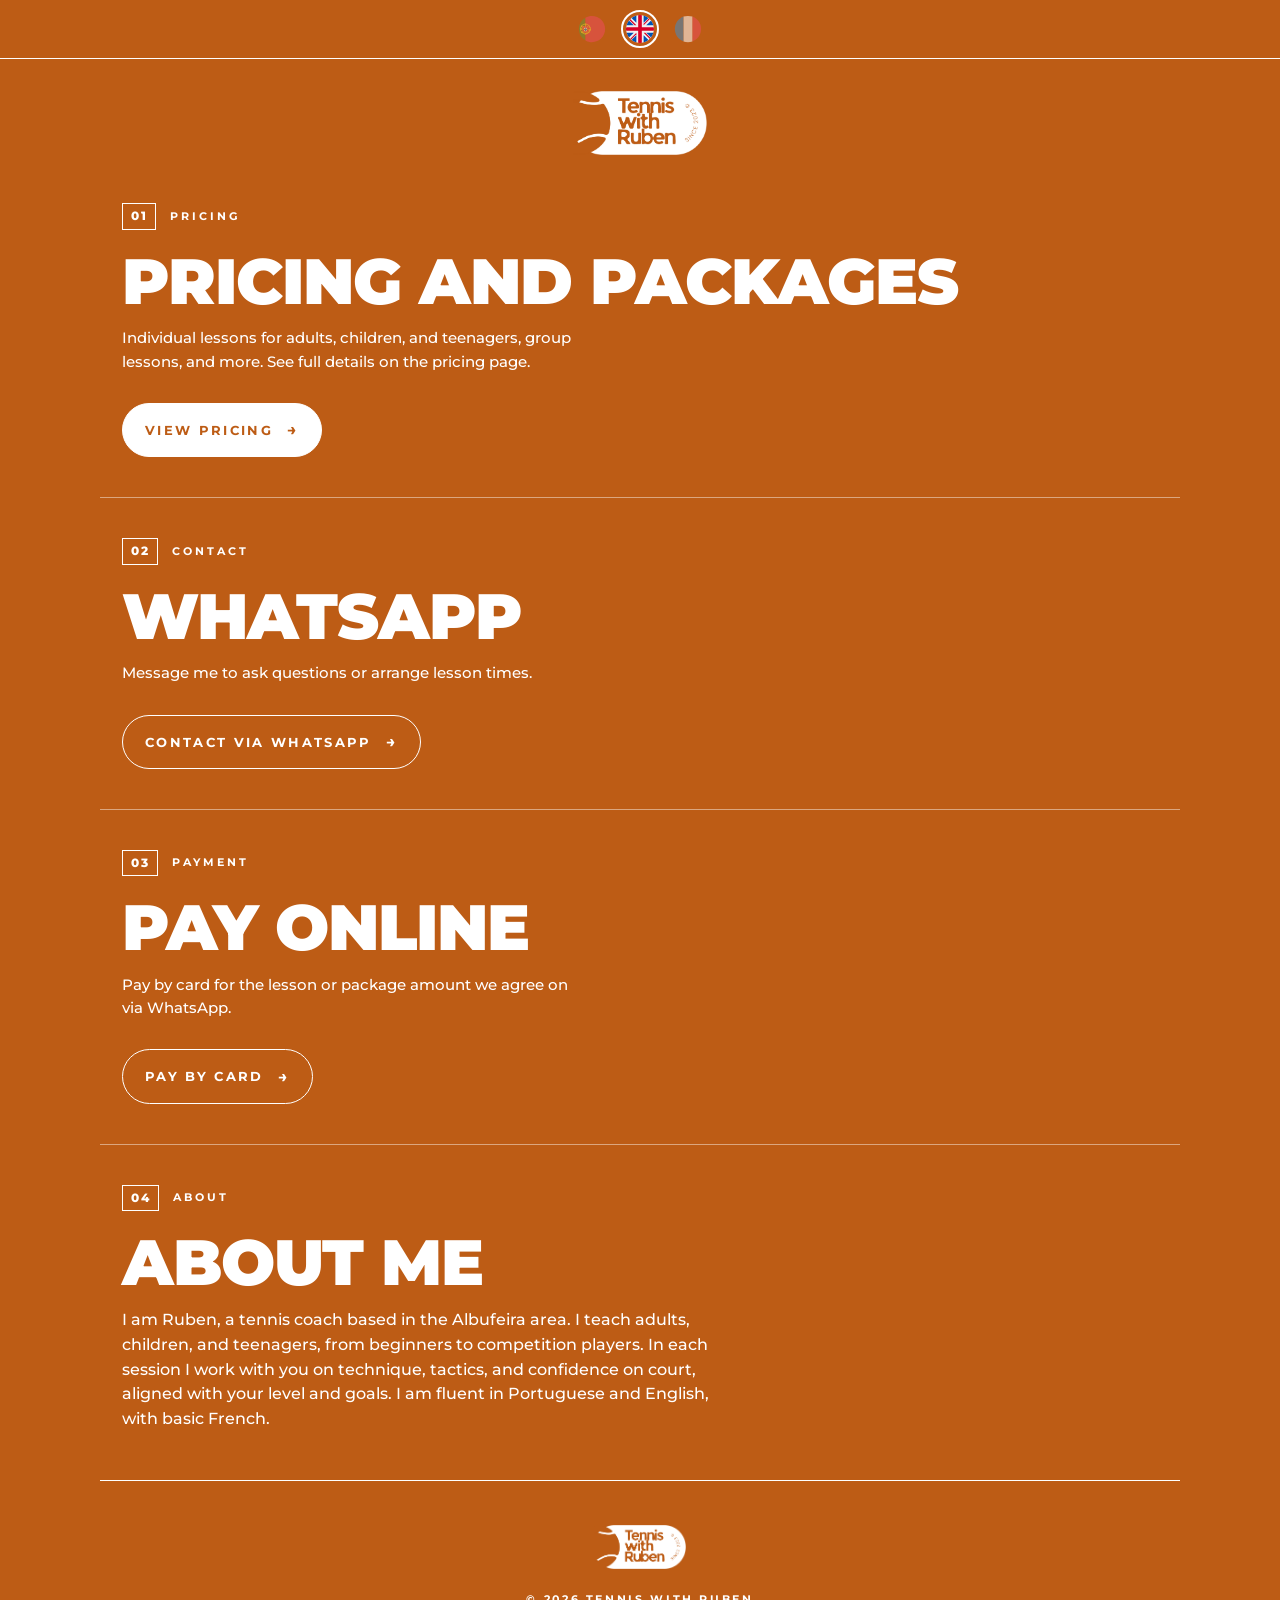
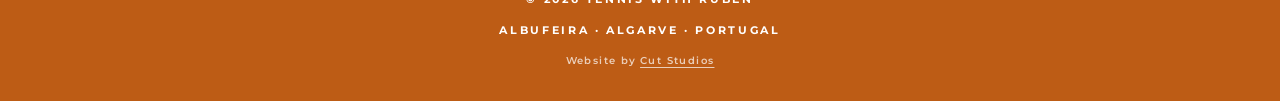
<file: index.html>
<!DOCTYPE html>
<html lang="pt-PT">
<head>
  <meta charset="UTF-8" />
  <meta http-equiv="X-UA-Compatible" content="IE=edge" />
  <meta
    name="viewport"
    content="width=device-width, initial-scale=1.0, viewport-fit=cover, maximum-scale=5.0"
  />
  <meta name="theme-color" content="#bd5c15" />
  <meta name="description" content="Ruben, treinador de ténis em Albufeira, Algarve. Dou aulas privadas, consulta preços e marca comigo." />

  <title>Tennis With Ruben, Albufeira, Algarve</title>

  <!-- Favicon & link preview (square crop from 2.png) -->
  <link rel="icon" type="image/png" sizes="32x32" href="assets/images/icon-square.png" />
  <link rel="icon" type="image/png" sizes="512x512" href="assets/images/icon-square.png" />
  <link rel="apple-touch-icon" href="assets/images/og-share.png" />

  <meta property="og:type" content="website" />
  <meta property="og:title" content="Tennis With Ruben" />
  <meta property="og:description" content="Sou o Ruben, treinador de ténis em Albufeira, Algarve. Preços, contacto e marcação de aulas comigo." />
  <meta property="og:image" content="assets/images/og-share.png" />
  <meta property="og:image:width" content="512" />
  <meta property="og:image:height" content="512" />
  <meta name="twitter:card" content="summary" />
  <meta name="twitter:title" content="Tennis With Ruben" />
  <meta name="twitter:description" content="Sou o Ruben, treinador de ténis em Albufeira, Algarve. Aulas privadas comigo." />
  <meta name="twitter:image" content="assets/images/og-share.png" />

  <link rel="preconnect" href="https://fonts.googleapis.com" />
  <link rel="preconnect" href="https://fonts.gstatic.com" crossorigin />
  <link
    href="https://fonts.googleapis.com/css2?family=Montserrat:ital,wght@0,400;0,500;0,600;0,700;0,800;0,900;1,500;1,700&display=swap"
    rel="stylesheet"
  />

  <link rel="stylesheet" href="styles.css" />
</head>
<body>
  <a class="skip-link" href="#main">Skip to content</a>

  <header class="topbar">
    <nav class="lang-switch" aria-label="Language">
      <button
        class="lang-btn is-active"
        type="button"
        data-lang="pt"
        aria-pressed="true"
        aria-label="Português"
      >
        <img
          src="assets/svgicons/flag-for-portugal-svgrepo-com.svg"
          alt=""
          class="lang-flag"
          width="28"
          height="28"
        />
      </button>
      <button
        class="lang-btn"
        type="button"
        data-lang="en"
        aria-pressed="false"
        aria-label="English"
      >
        <img
          src="assets/svgicons/united-kingdom-svgrepo-com.svg"
          alt=""
          class="lang-flag"
          width="28"
          height="28"
        />
      </button>
      <button
        class="lang-btn"
        type="button"
        data-lang="fr"
        aria-pressed="false"
        aria-label="Français"
      >
        <img
          src="assets/svgicons/flag-for-france-svgrepo-com.svg"
          alt=""
          class="lang-flag"
          width="28"
          height="28"
        />
      </button>
    </nav>
  </header>

  <main id="main">
    <section class="hero" id="top">
      <h1 class="hero-logo-wrap">
        <img
          src="assets/images/logopill2.png"
          alt="Tennis with Ruben"
          class="hero-logo logo-pill"
          width="320"
          height="96"
        />
      </h1>
    </section>

    <!-- 01 Preços -->
    <section class="section">
      <p class="section-label">
        <span class="num">01</span>
        <span data-i18n="s1.label">Preços</span>
      </p>
      <h2 class="section-title" data-i18n="s1.title">Preços e Pacotes</h2>
      <p class="section-desc" data-i18n="s1.desc">
        Aulas individuais para adultos, crianças e adolescentes, aulas em grupo e outros serviços. Consulta todos os detalhes na página de preços.
      </p>
      <a class="btn btn-primary section-btn" href="precos.html">
        <span data-i18n="s1.btn">Ver Preços</span>
        <span class="arrow" aria-hidden="true">→</span>
      </a>
    </section>

    <hr class="rule" aria-hidden="true" />

    <!-- 02 Contacto -->
    <section class="section">
      <p class="section-label">
        <span class="num">02</span>
        <span data-i18n="s2.label">Contacto</span>
      </p>
      <h2 class="section-title" data-i18n="s2.title">WhatsApp</h2>
      <p class="section-desc" data-i18n="s2.desc">
        Envia-me mensagem para esclarecer dúvidas ou combinar horários.
      </p>
      <a
        class="btn btn-outline section-btn"
        data-i18n-href="_contact"
        href="https://wa.me/351962669288"
        target="_blank"
        rel="noopener"
      >
        <span data-i18n="s2.btn">Contactar por WhatsApp</span>
        <span class="arrow" aria-hidden="true">→</span>
      </a>
    </section>

    <hr class="rule" aria-hidden="true" />

    <!-- 03 Pagamento -->
    <section class="section">
      <p class="section-label">
        <span class="num">03</span>
        <span data-i18n="s3.label">Pagamento</span>
      </p>
      <h2 class="section-title" data-i18n="s3.title">Pagar Online</h2>
      <p class="section-desc" data-i18n="s3.desc">
        Paga com cartão o valor da aula ou pacote que combinarmos por WhatsApp.
      </p>
      <a
        class="btn btn-outline section-btn"
        data-stripe-pay
        href="https://buy.stripe.com/8x214mfFP7MpaLS7qveUU00"
        target="_blank"
        rel="noopener noreferrer"
      >
        <span data-i18n="s3.btn">Pagar com Cartão</span>
        <span class="arrow" aria-hidden="true">→</span>
      </a>
    </section>

    <hr class="rule" aria-hidden="true" />

    <!-- 04 Sobre -->
    <section class="section section-about">
      <p class="section-label">
        <span class="num">04</span>
        <span data-i18n="s4.label">Sobre</span>
      </p>
      <h2 class="section-title" data-i18n="s4.title">Sobre mim</h2>
      <p class="section-desc" data-i18n="s4.desc">
        Sou o Ruben, treinador de ténis na região de Albufeira. Dou aulas a adultos, crianças e adolescentes,
        desde iniciantes até jogadores em competição. Nas sessões trabalho contigo a técnica, a táctica e
        a confiança em court, de acordo com o teu nível e objectivos. Falo português e inglês fluentemente,
        e francês a um nível básico.
      </p>
    </section>

    <footer class="footer">
      <img
        src="assets/images/logopill2.png"
        alt=""
        class="footer-logo logo-pill"
        width="240"
        height="72"
        aria-hidden="true"
      />
      <div class="footer-line">© <span id="year">2026</span> Tennis With Ruben</div>
      <div class="footer-line" data-i18n="footer.loc">Albufeira · Algarve · Portugal</div>
      <div class="footer-line footer-credit">
        <span data-i18n="footer.credit">Site criado por</span>
        <a href="https://cutstudios.pt" target="_blank" rel="noopener noreferrer">Cut Studios</a>
      </div>
    </footer>
  </main>

  <script src="i18n.js"></script>
  <script src="app.js"></script>
</body>
</html>
</file>
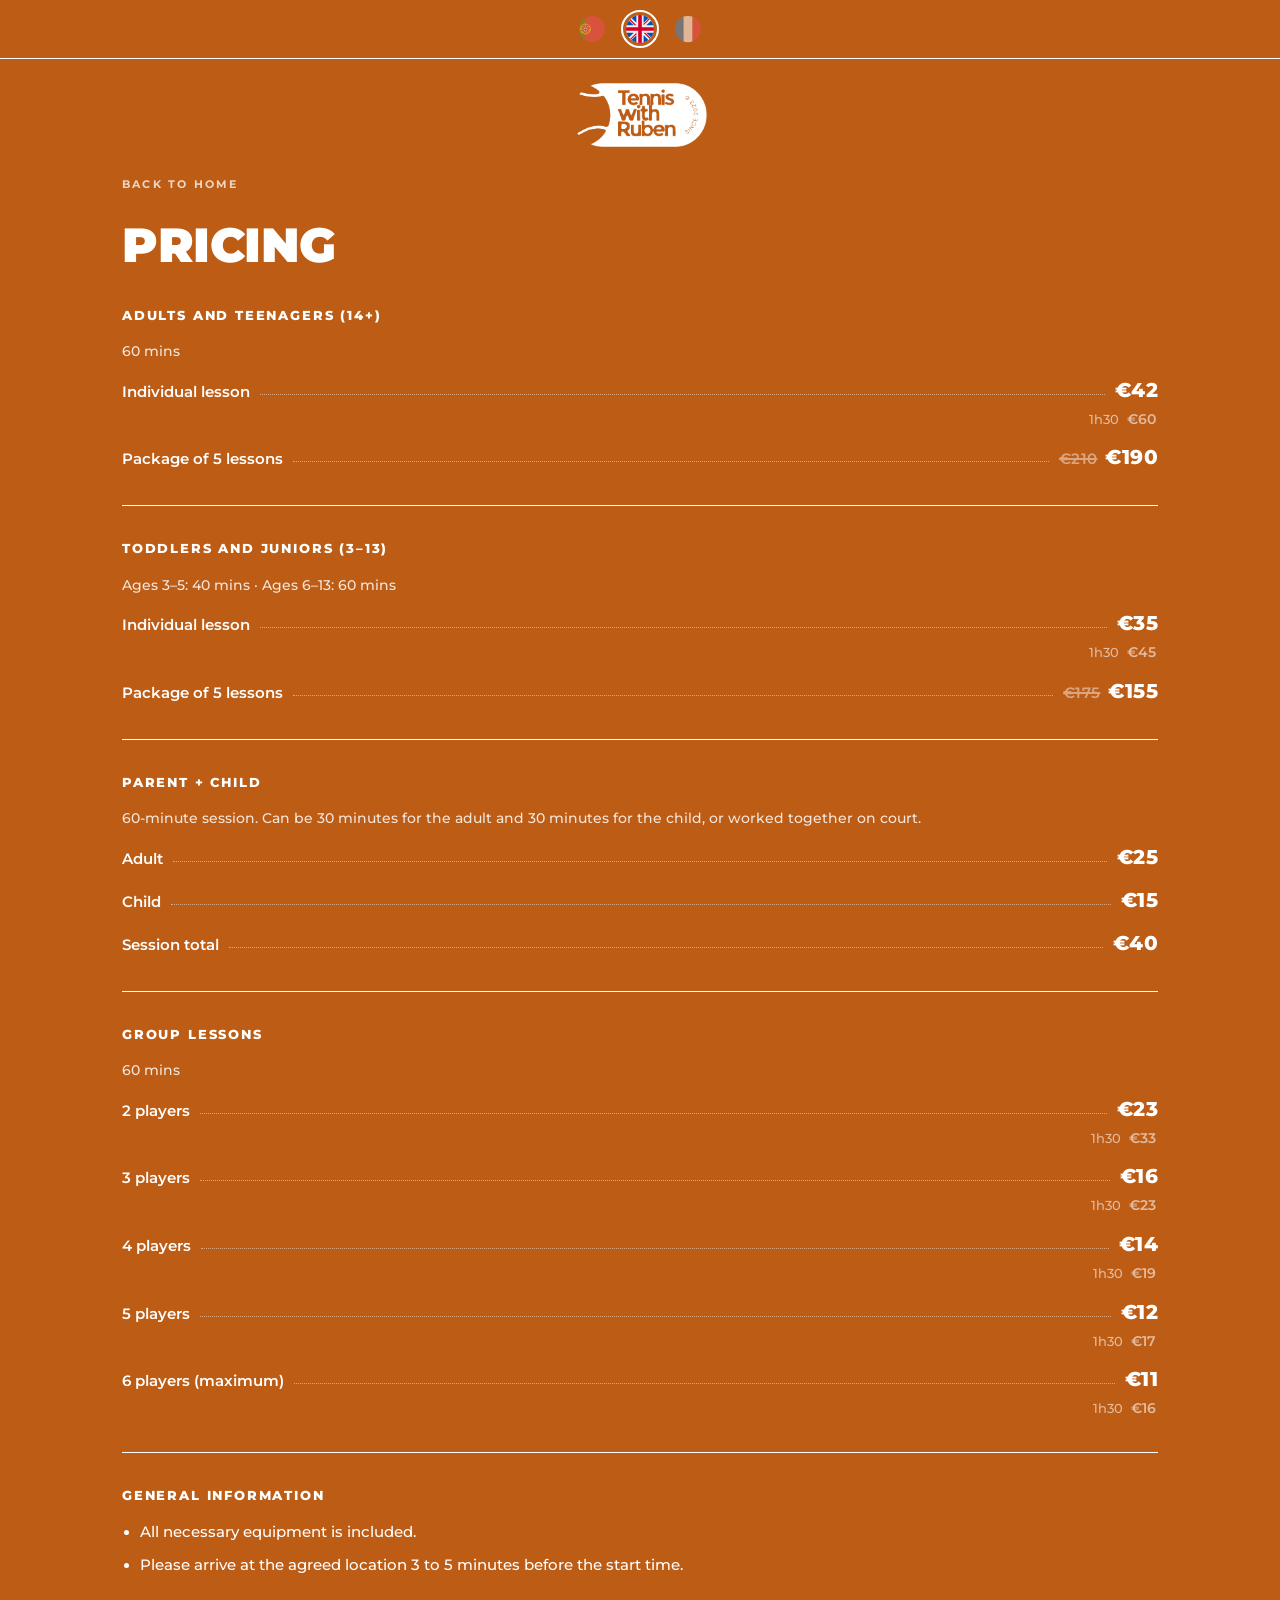
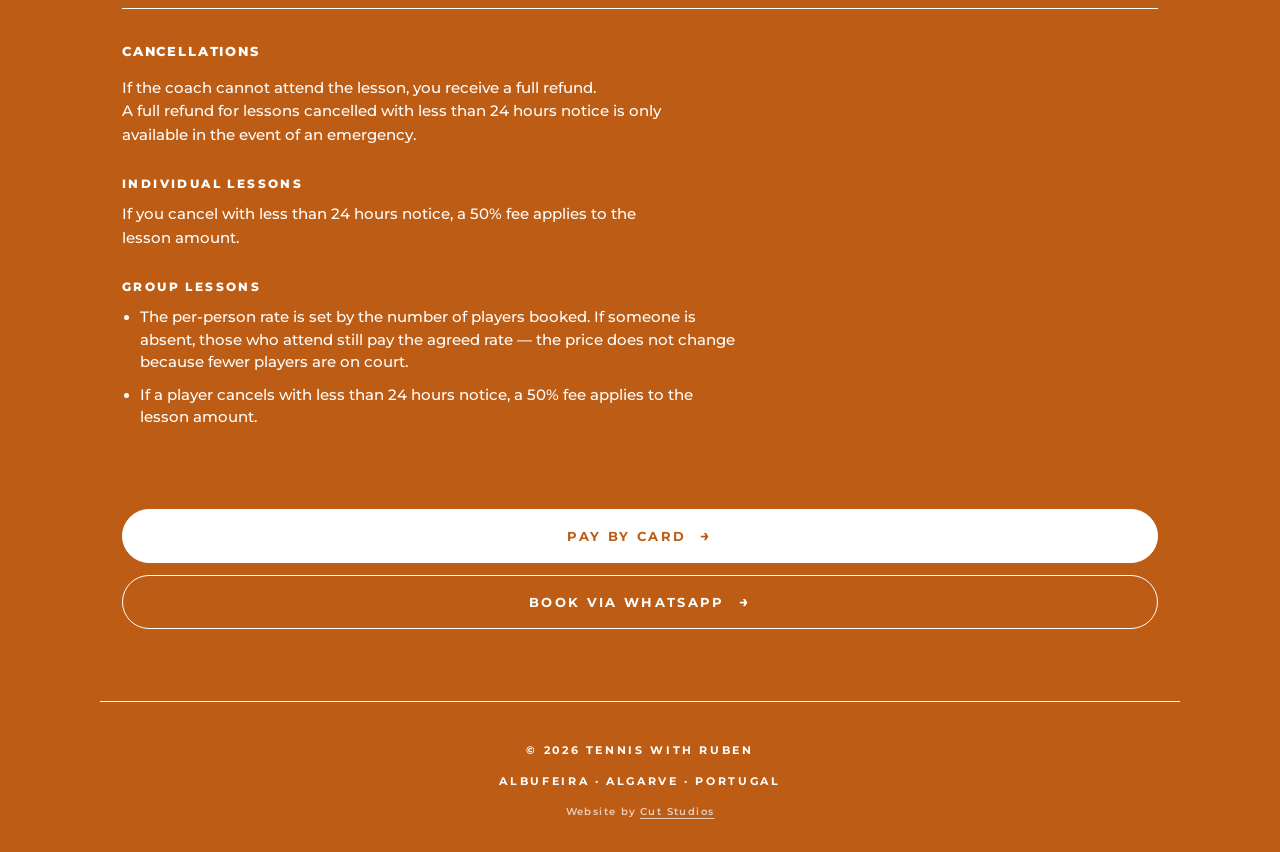
<file: precos.html>
<!DOCTYPE html>
<html lang="pt-PT">
<head>
  <meta charset="UTF-8" />
  <meta http-equiv="X-UA-Compatible" content="IE=edge" />
  <meta
    name="viewport"
    content="width=device-width, initial-scale=1.0, viewport-fit=cover, maximum-scale=5.0"
  />
  <meta name="theme-color" content="#bd5c15" />
  <meta name="description" content="Preços e pacotes de aulas de ténis com o Ruben em Albufeira, Algarve." />

  <title>Preços, Tennis With Ruben</title>

  <link rel="icon" type="image/png" sizes="32x32" href="assets/images/icon-square.png" />
  <link rel="apple-touch-icon" href="assets/images/og-share.png" />

  <link rel="preconnect" href="https://fonts.googleapis.com" />
  <link rel="preconnect" href="https://fonts.gstatic.com" crossorigin />
  <link
    href="https://fonts.googleapis.com/css2?family=Montserrat:ital,wght@0,400;0,500;0,600;0,700;0,800;0,900&display=swap"
    rel="stylesheet"
  />

  <link rel="stylesheet" href="styles.css" />
</head>
<body>
  <a class="skip-link" href="#main">Skip to content</a>

  <header class="topbar">
    <nav class="lang-switch" aria-label="Language">
      <button class="lang-btn is-active" type="button" data-lang="pt" aria-pressed="true" aria-label="Português">
        <img src="assets/svgicons/flag-for-portugal-svgrepo-com.svg" alt="" class="lang-flag" width="28" height="28" />
      </button>
      <button class="lang-btn" type="button" data-lang="en" aria-pressed="false" aria-label="English">
        <img src="assets/svgicons/united-kingdom-svgrepo-com.svg" alt="" class="lang-flag" width="28" height="28" />
      </button>
      <button class="lang-btn" type="button" data-lang="fr" aria-pressed="false" aria-label="Français">
        <img src="assets/svgicons/flag-for-france-svgrepo-com.svg" alt="" class="lang-flag" width="28" height="28" />
      </button>
    </nav>
  </header>

  <main id="main" class="pricing-page">
    <section class="hero">
      <a href="index.html" class="page-logo-link">
        <img
          src="assets/images/logopill2.png"
          alt="Tennis with Ruben"
          class="hero-logo logo-pill"
          width="320"
          height="96"
        />
      </a>
    </section>

    <div class="pricing-content">
      <a href="index.html" class="back-link" data-i18n="nav.back">Voltar ao início</a>

      <header class="pricing-header">
        <h1 class="pricing-title" data-i18n="price.title">Preços</h1>
      </header>

      <section class="price-block">
        <h2 class="price-block-title" data-i18n="price.adults.title">Adultos e Adolescentes (14+)</h2>
        <p class="price-block-note" data-i18n="duration.adults">60 min</p>
        <ul class="price-rows">
          <li class="price-row">
            <div class="price-row-primary">
              <span class="price-row-label" data-i18n="price.adults.single">Aula individual</span>
              <span class="price-row-dots" aria-hidden="true"></span>
              <span class="price-row-value">€42</span>
            </div>
            <p class="price-row-alt">
              <span data-i18n="duration.90">1h30</span>
              <span class="price-row-alt-value">€60</span>
            </p>
          </li>
          <li class="price-row">
            <span class="price-row-label" data-i18n="price.adults.pack">Pacote de 5 aulas</span>
            <span class="price-row-dots" aria-hidden="true"></span>
            <span class="price-row-value-wrap">
              <span class="price-row-value price-row-value-was" aria-hidden="true">€210</span>
              <span class="price-row-value">€190</span>
            </span>
          </li>
        </ul>
      </section>

      <section class="price-block">
        <h2 class="price-block-title" data-i18n="price.juniors.title">Pequeninos e Juniores (3–13 anos)</h2>
        <p class="price-block-note" data-i18n="duration.juniors">3–5: 40 min · 6–13: 60 min</p>
        <ul class="price-rows">
          <li class="price-row">
            <div class="price-row-primary">
              <span class="price-row-label" data-i18n="price.juniors.single">Aula individual</span>
              <span class="price-row-dots" aria-hidden="true"></span>
              <span class="price-row-value">€35</span>
            </div>
            <p class="price-row-alt">
              <span data-i18n="duration.90">1h30</span>
              <span class="price-row-alt-value">€45</span>
            </p>
          </li>
          <li class="price-row">
            <span class="price-row-label" data-i18n="price.juniors.pack">Pacote de 5 aulas</span>
            <span class="price-row-dots" aria-hidden="true"></span>
            <span class="price-row-value-wrap">
              <span class="price-row-value price-row-value-was" aria-hidden="true">€175</span>
              <span class="price-row-value">€155</span>
            </span>
          </li>
        </ul>
      </section>

      <section class="price-block">
        <h2 class="price-block-title" data-i18n="price.parent.title">Pai ou Mãe + Filho(a)</h2>
        <p class="price-block-note" data-i18n="price.parent.note">
          Sessão de 60 minutos. Pode ser 30 min para o adulto e 30 min para a criança, ou trabalharem em conjunto no court.
        </p>
        <ul class="price-rows">
          <li class="price-row">
            <span class="price-row-label" data-i18n="price.parent.adult">Adulto</span>
            <span class="price-row-dots" aria-hidden="true"></span>
            <span class="price-row-value">€25</span>
          </li>
          <li class="price-row">
            <span class="price-row-label" data-i18n="price.parent.child">Criança</span>
            <span class="price-row-dots" aria-hidden="true"></span>
            <span class="price-row-value">€15</span>
          </li>
          <li class="price-row">
            <span class="price-row-label" data-i18n="price.parent.total">Total da sessão</span>
            <span class="price-row-dots" aria-hidden="true"></span>
            <span class="price-row-value">€40</span>
          </li>
        </ul>
      </section>

      <section class="price-block">
        <h2 class="price-block-title" data-i18n="price.group.title">Aulas em Grupo</h2>
        <p class="price-block-note" data-i18n="duration.group">60 min</p>
        <ul class="price-rows">
          <li class="price-row">
            <div class="price-row-primary">
              <span class="price-row-label" data-i18n="price.group.people2">2 pessoas</span>
              <span class="price-row-dots" aria-hidden="true"></span>
              <span class="price-row-value">€23</span>
            </div>
            <p class="price-row-alt">
              <span data-i18n="duration.90">1h30</span>
              <span class="price-row-alt-value">€33</span>
            </p>
          </li>
          <li class="price-row">
            <div class="price-row-primary">
              <span class="price-row-label" data-i18n="price.group.people3">3 pessoas</span>
              <span class="price-row-dots" aria-hidden="true"></span>
              <span class="price-row-value">€16</span>
            </div>
            <p class="price-row-alt">
              <span data-i18n="duration.90">1h30</span>
              <span class="price-row-alt-value">€23</span>
            </p>
          </li>
          <li class="price-row">
            <div class="price-row-primary">
              <span class="price-row-label" data-i18n="price.group.people4">4 pessoas</span>
              <span class="price-row-dots" aria-hidden="true"></span>
              <span class="price-row-value">€14</span>
            </div>
            <p class="price-row-alt">
              <span data-i18n="duration.90">1h30</span>
              <span class="price-row-alt-value">€19</span>
            </p>
          </li>
          <li class="price-row">
            <div class="price-row-primary">
              <span class="price-row-label" data-i18n="price.group.people5">5 pessoas</span>
              <span class="price-row-dots" aria-hidden="true"></span>
              <span class="price-row-value">€12</span>
            </div>
            <p class="price-row-alt">
              <span data-i18n="duration.90">1h30</span>
              <span class="price-row-alt-value">€17</span>
            </p>
          </li>
          <li class="price-row">
            <div class="price-row-primary">
              <span class="price-row-label" data-i18n="price.group.people6">6 pessoas (máximo)</span>
              <span class="price-row-dots" aria-hidden="true"></span>
              <span class="price-row-value">€11</span>
            </div>
            <p class="price-row-alt">
              <span data-i18n="duration.90">1h30</span>
              <span class="price-row-alt-value">€16</span>
            </p>
          </li>
        </ul>
      </section>

      <section class="price-block price-block-info">
        <h2 class="price-block-title" data-i18n="price.info.title">Informação Geral</h2>
        <ul class="info-list">
          <li data-i18n="price.info.equipment">Todo o equipamento necessário está incluído.</li>
          <li data-i18n="price.info.arrival">Chega ao local combinado com 3 a 5 minutos de antecedência.</li>
        </ul>
      </section>

      <section class="price-block price-block-info price-block-cancel">
        <h2 class="price-block-title" data-i18n="price.cancel.title">Cancelamentos</h2>

        <p class="info-paragraph cancel-intro" data-i18n="price.cancel.coach">
          Se o treinador não puder dar a aula, o reembolso é integral.
        </p>
        <p class="info-paragraph" data-i18n="price.cancel.emergency">
          O reembolso total em aulas canceladas com menos de 24 horas de antecedência só se aplica em caso de emergência.
        </p>

        <h3 class="price-cancel-subtitle" data-i18n="price.cancel.individual.title">Aulas individuais</h3>
        <p class="info-paragraph" data-i18n="price.cancel.individual.body">
          Se cancelares com menos de 24 horas de antecedência, aplica-se uma taxa de 50% sobre o valor da aula.
        </p>

        <h3 class="price-cancel-subtitle" data-i18n="price.cancel.group.title">Aulas em grupo</h3>
        <ul class="info-list cancel-list">
          <li data-i18n="price.cancel.group.absence">
            O preço por pessoa é fixado pelo número de jogadores marcados. Se alguém faltar, quem comparecer continua a pagar o valor acordado — o preço não muda por haver menos jogadores em court.
          </li>
          <li data-i18n="price.cancel.group.refund">
            Se um jogador cancelar com menos de 24 horas de antecedência, aplica-se uma taxa de 50% sobre o valor da aula.
          </li>
        </ul>
      </section>

      <div class="pricing-actions">
        <a
          class="btn btn-primary pricing-cta"
          data-stripe-pay
          href="https://buy.stripe.com/8x214mfFP7MpaLS7qveUU00"
          target="_blank"
          rel="noopener noreferrer"
        >
          <span data-i18n="s3.btn">Pagar com Cartão</span>
          <span class="arrow" aria-hidden="true">→</span>
        </a>
        <a
          class="btn btn-outline pricing-cta-secondary"
          data-i18n-href="price.whatsapp.packages"
          href="https://wa.me/351962669288"
          target="_blank"
          rel="noopener"
        >
          <span data-i18n="price.cta">Reservar por WhatsApp</span>
          <span class="arrow" aria-hidden="true">→</span>
        </a>
      </div>
    </div>

    <footer class="footer">
      <div class="footer-line">© <span id="year">2026</span> Tennis With Ruben</div>
      <div class="footer-line" data-i18n="footer.loc">Albufeira · Algarve · Portugal</div>
      <div class="footer-line footer-credit">
        <span data-i18n="footer.credit">Site criado por</span>
        <a href="https://cutstudios.pt" target="_blank" rel="noopener noreferrer">Cut Studios</a>
      </div>
    </footer>
  </main>

  <script src="i18n.js"></script>
  <script src="app.js"></script>
</body>
</html>
</file>
<file: styles.css>
/* ============================================================
   Tennis With Ruben — country-club edition
   Palette: terracotta (main) + white (details) — inverted
   Type: Montserrat
   ============================================================ */

:root {
  --white: #ffffff;
  --accent: #bd5c15;
  --accent-deep: #9a4a11;

  /* Page: orange surface, white type */
  --bg: var(--accent);
  --bg-deep: var(--accent-deep);
  --fg: var(--white);
  --fg-soft: rgba(255, 255, 255, 0.55);
  --fg-muted: rgba(255, 255, 255, 0.14);

  /* Modal sheet: white surface, orange type (readable) */
  --surface: var(--white);
  --surface-fg: var(--accent);
  --surface-muted: rgba(189, 92, 21, 0.12);

  --max-w: 1080px;
  --gutter-x: 22px;

  --safe-top: env(safe-area-inset-top, 0px);
  --safe-bottom: env(safe-area-inset-bottom, 0px);
}

*,
*::before,
*::after {
  box-sizing: border-box;
}

html,
body {
  margin: 0;
  padding: 0;
}

html {
  -webkit-text-size-adjust: 100%;
  text-size-adjust: 100%;
}

button {
  font: inherit;
  color: inherit;
  background: none;
  border: 0;
  cursor: pointer;
}

a {
  color: inherit;
  text-decoration: none;
  -webkit-tap-highlight-color: transparent;
}

:focus-visible {
  outline: 2px solid var(--fg);
  outline-offset: 3px;
}

::selection {
  background: var(--fg);
  color: var(--bg);
}

body {
  font-family: "Montserrat", system-ui, -apple-system, "Segoe UI", Roboto,
    "Helvetica Neue", Arial, sans-serif;
  color: var(--fg);
  background: var(--bg);
  min-height: 100svh;
  min-height: 100vh;
  font-size: 16px;
  line-height: 1.55;
  -webkit-font-smoothing: antialiased;
  -moz-osx-font-smoothing: grayscale;
  overflow-x: hidden;
}

.skip-link {
  position: absolute;
  left: -9999px;
}
.skip-link:focus {
  left: 16px;
  top: 16px;
  background: var(--fg);
  color: var(--bg);
  padding: 10px 14px;
  z-index: 1000;
}

/* ---------- Topbar (language only) ---------- */
.topbar {
  position: sticky;
  top: 0;
  z-index: 20;
  background: var(--bg);
  border-bottom: 1px solid var(--fg);
  padding: calc(10px + var(--safe-top)) var(--gutter-x) 10px;
  display: flex;
  justify-content: center;
}

.lang-switch {
  display: inline-flex;
  align-items: center;
  gap: 10px;
}
.lang-btn {
  padding: 3px;
  border-radius: 50%;
  border: 2px solid transparent;
  line-height: 0;
  opacity: 0.55;
  transition: opacity 0.15s ease, border-color 0.15s ease, transform 0.08s ease;
}
.lang-btn.is-active {
  opacity: 1;
  border-color: var(--fg);
}
.lang-btn:hover {
  opacity: 1;
}
.lang-btn:active {
  transform: scale(0.94);
}
.lang-flag {
  display: block;
  width: 28px;
  height: 28px;
  border-radius: 50%;
  object-fit: cover;
}

/* ---------- Layout helpers ---------- */
main { display: block; }

.section,
.hero,
.footer {
  max-width: var(--max-w);
  margin: 0 auto;
  padding: 0 var(--gutter-x);
}

/* ---------- Hero (small logo only) ---------- */
.hero {
  padding: 24px var(--gutter-x) 32px;
  text-align: center;
}

.hero-logo-wrap {
  margin: 0;
  line-height: 0;
  padding: 8px 0;
}

/* Horizontal pill logos — height-led sizing */
.logo-pill {
  display: block;
  width: auto;
  object-fit: contain;
  object-position: center;
}

.hero-logo {
  height: 64px;
  max-width: min(92vw, 340px);
  margin: 0 auto;
}

/* ---------- Buttons ---------- */
.btn {
  display: inline-flex;
  align-items: center;
  gap: 14px;
  padding: 16px 22px;
  font-family: inherit;
  font-size: 13px;
  font-weight: 700;
  text-transform: uppercase;
  letter-spacing: 0.18em;
  border-radius: 999px;
  border: 1.5px solid var(--fg);
  transition: background-color 0.18s ease, color 0.18s ease, transform 0.08s ease;
  cursor: pointer;
  white-space: nowrap;
}
.btn .arrow {
  font-size: 16px;
  line-height: 1;
  transition: transform 0.18s ease;
}
.btn:hover .arrow { transform: translateX(4px); }
.btn:active { transform: scale(0.985); }

.btn-primary {
  background: var(--fg);
  color: var(--bg);
  border-color: var(--fg);
}
.btn-primary:hover {
  background: rgba(255, 255, 255, 0.88);
  border-color: rgba(255, 255, 255, 0.88);
}

.btn-outline {
  background: transparent;
  color: var(--fg);
}
.btn-outline:hover {
  background: var(--fg);
  color: var(--bg);
  border-color: var(--fg);
}

.btn-lg {
  padding: 20px 28px;
  font-size: 14px;
}

.btn.is-disabled {
  opacity: 0.45;
  cursor: not-allowed;
  pointer-events: none;
}
.btn.is-disabled:hover {
  background: transparent;
  color: var(--fg);
  border-color: var(--fg);
}
.btn-primary.is-disabled:hover {
  background: var(--fg);
  color: var(--bg);
}
.btn.is-disabled:hover .arrow { transform: none; }
.btn.is-disabled:active { transform: none; }

/* ---------- Sections ---------- */
.section {
  padding-top: 40px;
  padding-bottom: 40px;
}

.hero + .section {
  padding-top: 8px;
}

.section-label {
  display: flex;
  align-items: center;
  gap: 14px;
  margin: 0 0 20px;
  font-size: 11px;
  font-weight: 700;
  text-transform: uppercase;
  letter-spacing: 0.26em;
  color: var(--fg);
}
.section-label .num {
  font-size: 12px;
  font-weight: 800;
  border: 1.5px solid var(--fg);
  padding: 3px 8px;
  letter-spacing: 0.14em;
}

.section-title {
  margin: 0 0 14px;
  font-size: clamp(36px, 9vw, 64px);
  font-weight: 900;
  text-transform: uppercase;
  letter-spacing: -0.015em;
  line-height: 0.98;
  color: var(--fg);
}

.section-desc {
  margin: 0 0 24px;
  max-width: 46ch;
  font-size: 15px;
  font-weight: 500;
  color: var(--fg);
}

.section-btn {
  margin-top: 6px;
}

.section-about {
  padding-bottom: 48px;
}

.section-about .section-desc {
  max-width: 56ch;
  font-size: 16px;
  margin-bottom: 0;
}

/* ---------- Horizontal rule ---------- */
.rule {
  max-width: var(--max-w);
  margin: 0 auto;
  border: 0;
  border-top: 1px solid var(--fg);
  opacity: 0.45;
}

/* ---------- Footer ---------- */
.footer {
  padding-top: 40px;
  padding-bottom: calc(32px + var(--safe-bottom));
  border-top: 1px solid var(--fg);
  text-align: center;
  font-size: 11px;
  font-weight: 700;
  text-transform: uppercase;
  letter-spacing: 0.24em;
  color: var(--fg);
  display: flex;
  flex-direction: column;
  align-items: center;
  gap: 14px;
}

.footer-logo {
  height: 44px;
  max-width: min(80vw, 260px);
  margin: 4px 0 8px;
}

.footer-credit {
  display: flex;
  flex-wrap: wrap;
  justify-content: center;
  align-items: center;
  gap: 0.35em;
  letter-spacing: 0.14em;
  text-transform: none;
  font-weight: 600;
  font-size: 10px;
  opacity: 0.7;
}

.footer-credit a {
  color: inherit;
  text-decoration: underline;
  text-underline-offset: 3px;
  transition: opacity 0.18s ease;
}

.footer-credit a:hover {
  opacity: 1;
}

/* ---------- Modal ---------- */
.modal {
  position: fixed;
  inset: 0;
  z-index: 60;
  display: grid;
  place-items: end center;
}
.modal[hidden] { display: none; }

.modal-backdrop {
  position: absolute;
  inset: 0;
  background: rgba(42, 30, 10, 0.55);
}

.modal-card {
  position: relative;
  width: 100%;
  max-width: 520px;
  background: var(--surface);
  border-top: 1.5px solid var(--surface-fg);
  padding: 40px 22px calc(32px + var(--safe-bottom));
  max-height: 92svh;
  overflow-y: auto;
  overscroll-behavior: contain;
}

@media (min-width: 600px) {
  .modal { place-items: center; padding: 18px; }
  .modal-card {
    border: 1.5px solid var(--surface-fg);
    max-height: 86vh;
  }
}

.modal-close {
  position: absolute;
  top: 8px;
  right: 12px;
  width: 36px;
  height: 36px;
  font-size: 26px;
  line-height: 1;
  color: var(--surface-fg);
  display: grid;
  place-items: center;
  border-radius: 50%;
}
.modal-close:hover { background: var(--surface-muted); }

.modal-logo {
  height: 52px;
  max-width: min(85vw, 300px);
  margin: 12px auto 24px;
}
.modal-title {
  margin: 0 0 6px;
  font-size: clamp(26px, 7vw, 36px);
  font-weight: 900;
  text-transform: uppercase;
  letter-spacing: -0.01em;
  line-height: 1;
  text-align: center;
  color: var(--surface-fg);
}
.modal-sub {
  margin: 0 0 24px;
  text-align: center;
  font-size: 13px;
  color: var(--surface-fg);
}

.pkg-list {
  list-style: none;
  margin: 0;
  padding: 0;
  display: grid;
  gap: 18px;
}

.pkg {
  border-top: 1px solid var(--surface-fg);
  padding-top: 16px;
}
.pkg:last-child {
  border-bottom: 1px solid var(--surface-fg);
  padding-bottom: 16px;
}

.pkg-row {
  display: flex;
  align-items: baseline;
  gap: 10px;
}
.pkg-row h3 {
  margin: 0;
  font-size: 14px;
  font-weight: 800;
  text-transform: uppercase;
  letter-spacing: 0.1em;
  color: var(--surface-fg);
}
.pkg-row .dots {
  flex: 1;
  height: 1px;
  border-bottom: 1.5px dotted var(--surface-fg);
  opacity: 0.55;
  transform: translateY(-2px);
}
.pkg-row .price {
  font-size: 18px;
  font-weight: 800;
  color: var(--surface-fg);
  letter-spacing: 0.02em;
}

.pkg-desc {
  margin: 6px 0 0;
  font-size: 13px;
  color: var(--surface-fg);
  opacity: 0.85;
}

.modal-cta {
  display: inline-flex;
  margin-top: 22px;
  width: 100%;
  justify-content: center;
}

/* Buttons inside white modal use orange-on-white */
.modal-card .btn {
  border-color: var(--surface-fg);
}
.modal-card .btn-primary {
  background: var(--surface-fg);
  color: var(--surface);
  border-color: var(--surface-fg);
}
.modal-card .btn-primary:hover {
  background: var(--bg-deep);
  border-color: var(--bg-deep);
}

/* ---------- Pricing page ---------- */
.pricing-page .hero {
  padding-bottom: 16px;
}

.page-logo-link {
  display: inline-block;
  line-height: 0;
}

.pricing-content {
  max-width: var(--max-w);
  margin: 0 auto;
  padding: 0 var(--gutter-x) 24px;
}

.back-link {
  display: inline-block;
  margin-bottom: 28px;
  font-size: 11px;
  font-weight: 700;
  text-transform: uppercase;
  letter-spacing: 0.2em;
  color: var(--fg);
  opacity: 0.75;
  transition: opacity 0.15s ease;
}
.back-link:hover {
  opacity: 1;
}

.pricing-header {
  margin-bottom: 36px;
}

.pricing-title {
  margin: 0 0 12px;
  font-size: clamp(32px, 8vw, 48px);
  font-weight: 900;
  text-transform: uppercase;
  letter-spacing: -0.01em;
  line-height: 1;
  color: var(--fg);
}

.pricing-intro {
  margin: 0;
  max-width: 52ch;
  font-size: 15px;
  font-weight: 500;
  color: var(--fg);
  line-height: 1.6;
}

.price-block {
  margin-bottom: 32px;
  padding-bottom: 32px;
  border-bottom: 1px solid var(--fg);
  opacity: 1;
}
.price-block:last-of-type {
  border-bottom: 0;
  padding-bottom: 0;
}

.price-block-title {
  margin: 0 0 16px;
  font-size: 13px;
  font-weight: 800;
  text-transform: uppercase;
  letter-spacing: 0.14em;
  color: var(--fg);
}

.price-block-note {
  margin: 0 0 12px;
  font-size: 14px;
  font-weight: 500;
  color: var(--fg);
  opacity: 0.85;
}

.price-rows {
  list-style: none;
  margin: 0;
  padding: 0;
  display: grid;
  gap: 12px;
}

.price-row {
  display: flex;
  align-items: baseline;
  gap: 10px;
}

.price-row:has(.price-row-alt) {
  flex-direction: column;
  align-items: stretch;
  gap: 3px;
}

.price-row-primary {
  display: flex;
  align-items: baseline;
  gap: 10px;
  width: 100%;
}

.price-row-alt {
  display: flex;
  justify-content: flex-end;
  align-items: baseline;
  gap: 8px;
  margin: 0;
  padding: 0 2px 0 0;
  font-size: 13px;
  font-weight: 500;
  color: var(--fg);
  opacity: 0.58;
}

.price-row-alt-value {
  font-size: 14px;
  font-weight: 600;
  letter-spacing: 0.01em;
}

.price-row-label {
  font-size: 15px;
  font-weight: 600;
  color: var(--fg);
}

.price-row-dots {
  flex: 1;
  border-bottom: 1.5px dotted var(--fg);
  opacity: 0.45;
  transform: translateY(-2px);
}

.price-row-value-wrap {
  display: inline-flex;
  align-items: baseline;
  gap: 8px;
  flex-shrink: 0;
}

.price-row-value {
  font-size: 20px;
  font-weight: 800;
  color: var(--fg);
  letter-spacing: 0.02em;
}

.price-row-value-was {
  font-size: 15px;
  font-weight: 600;
  opacity: 0.45;
  text-decoration: line-through;
  text-decoration-thickness: 1.5px;
}

.price-highlight {
  margin: 18px 0 0;
  padding: 14px 16px;
  font-size: 14px;
  font-weight: 500;
  line-height: 1.55;
  color: var(--fg);
  border: 1.5px solid var(--fg);
  background: rgba(255, 255, 255, 0.08);
}

.price-block-info .info-list {
  margin: 0;
  padding: 0 0 0 18px;
  display: grid;
  gap: 10px;
}

.price-block-info .info-list li {
  font-size: 14.5px;
  font-weight: 500;
  color: var(--fg);
  line-height: 1.55;
}

.info-paragraph {
  margin: 0;
  font-size: 14.5px;
  font-weight: 500;
  line-height: 1.6;
  color: var(--fg);
  max-width: 56ch;
}

.price-cancel-subtitle {
  margin: 28px 0 10px;
  font-size: 12px;
  font-weight: 800;
  text-transform: uppercase;
  letter-spacing: 0.2em;
  color: var(--fg);
}

.price-block-cancel .cancel-intro {
  margin-top: 16px;
}

.price-block-cancel .price-cancel-subtitle:first-of-type {
  margin-top: 28px;
}

.price-block-cancel .cancel-list {
  margin-top: 8px;
  max-width: 56ch;
}

.pricing-cta {
  display: inline-flex;
  margin-top: 40px;
  width: 100%;
  justify-content: center;
}

.pricing-page .footer {
  margin-top: 48px;
}

.pricing-actions {
  display: grid;
  gap: 12px;
  margin-top: 40px;
}

.pricing-cta,
.pricing-cta-secondary {
  display: inline-flex;
  width: 100%;
  justify-content: center;
}

/* ---------- Reduced motion ---------- */
@media (prefers-reduced-motion: reduce) {
  *,
  *::before,
  *::after {
    transition-duration: 0.001ms !important;
    animation-duration: 0.001ms !important;
  }
}
</file>
